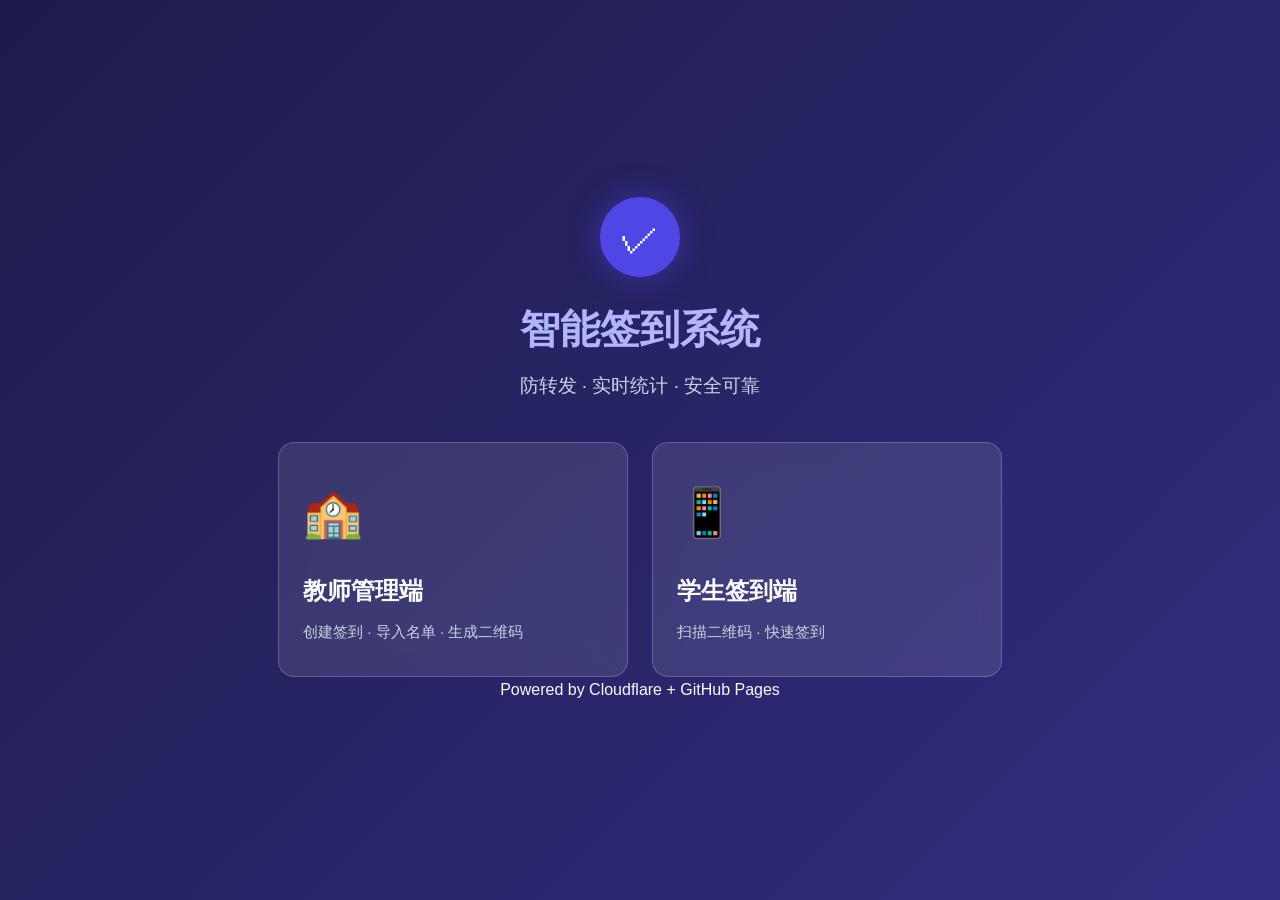
<file: index.html>
<!DOCTYPE html>
<html lang="zh-CN">
<head>
  <meta charset="UTF-8">
  <meta name="viewport" content="width=device-width, initial-scale=1.0">
  <title>智能签到系统</title>
  <link rel="stylesheet" href="css/style.css">
</head>
<body class="entry-page">
  <div class="entry-container">
    <div class="logo-area">
      <div class="logo-icon">✓</div>
      <h1>智能签到系统</h1>
      <p class="subtitle">防转发 · 实时统计 · 安全可靠</p>
    </div>
    <div class="role-cards">
      <a href="admin.html" class="role-card admin-card">
        <div class="card-icon">🏫</div>
        <div class="card-title">教师管理端</div>
        <div class="card-desc">创建签到 · 导入名单 · 生成二维码</div>
        <div class="card-arrow">→</div>
      </a>
      <a href="checkin.html" class="role-card student-card">
        <div class="card-icon">📱</div>
        <div class="card-title">学生签到端</div>
        <div class="card-desc">扫描二维码 · 快速签到</div>
        <div class="card-arrow">→</div>
      </a>
    </div>
    <div class="footer-text">
      Powered by Cloudflare + GitHub Pages
    </div>
  </div>
</body>
</html>
</file>
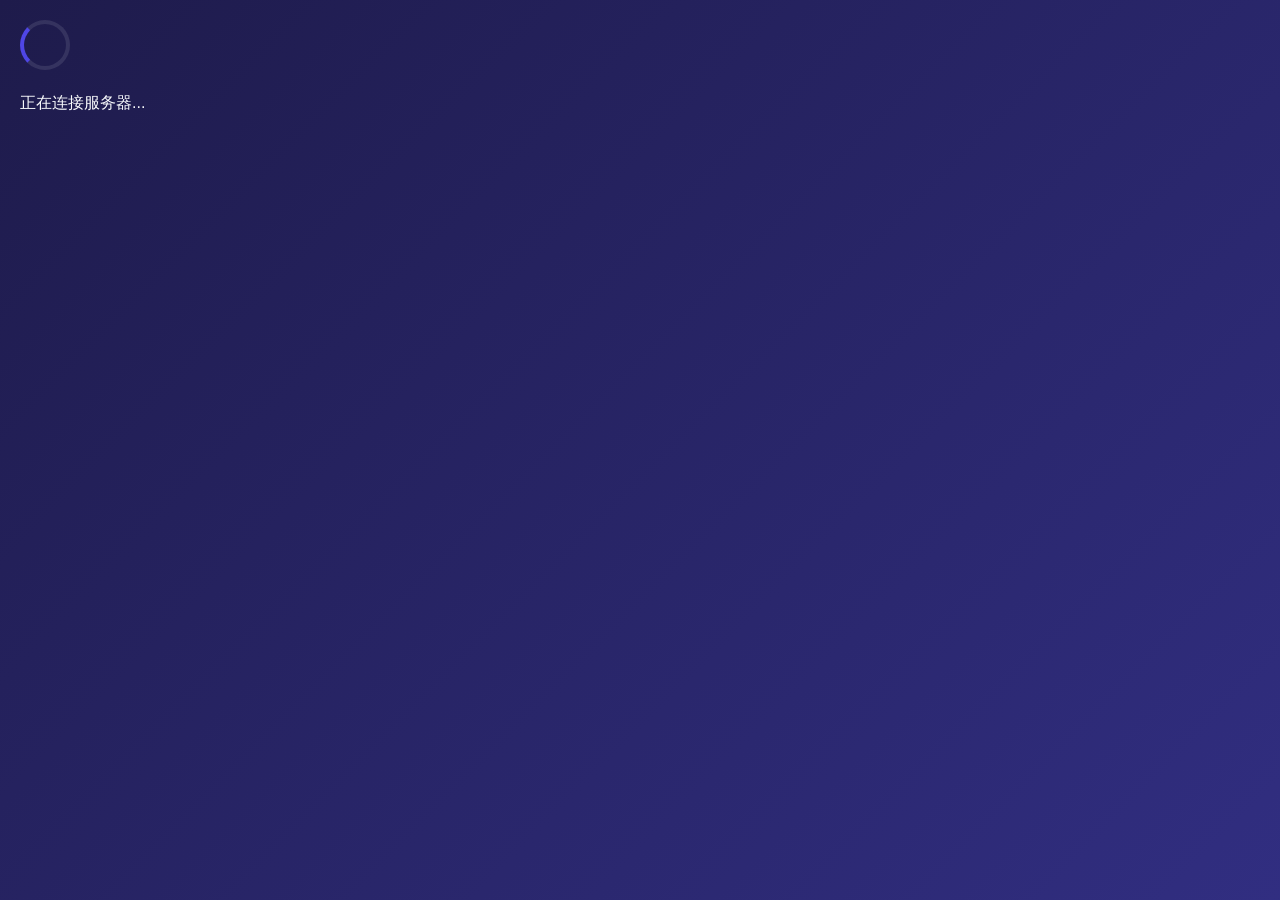
<file: checkin.html>
<!DOCTYPE html>
<html lang="zh-CN">
<head>
  <meta charset="UTF-8">
  <meta name="viewport" content="width=device-width, initial-scale=1.0, maximum-scale=1.0, user-scalable=no">
  <title>学生签到 - 智能签到系统</title>
  <link rel="stylesheet" href="css/style.css">
  <script type="module" src="js/api-config.js?v=2"></script>
  <script type="module" src="js/checkin.js?v=2"></script>
  <!-- 网络状态监测脚本（非模块，立即执行） -->
  <script>
    // 网络检测 - 在页面加载时就开始监控
    window.addEventListener('offline', function() {
      var el = document.getElementById('networkWarning');
      if (el) el.classList.remove('hidden');
    });
    window.addEventListener('online', function() {
      var el = document.getElementById('networkWarning');
      if (el) el.classList.add('hidden');
    });
    // 超时检测：如果 20 秒后还在加载状态，显示网络提示
    setTimeout(function() {
      var loading = document.getElementById('loadingState');
      if (loading && loading.classList.contains('active')) {
        var hint = document.getElementById('loadingHint');
        if (hint) hint.classList.remove('hidden');
      }
    }, 15000);
  </script>
</head>
<body class="checkin-page">
  <!-- 网络断开警告 -->
  <div id="networkWarning" class="network-warning hidden">
    📶 网络连接已断开，请检查移动数据或WiFi
  </div>

  <!-- Loading State -->
  <div id="loadingState" class="checkin-screen active">
    <div class="loading-spinner"></div>
    <p class="loading-text">正在连接服务器...</p>
    <div id="loadingHint" class="loading-hint hidden">
      <p>⏳ 加载时间较长，请尝试：</p>
      <ul>
        <li>使用手机自带浏览器打开（勿用微信内置浏览器）</li>
        <li>切换到移动数据网络或WiFi重试</li>
        <li>关闭当前页面，重新扫描二维码</li>
        <li>扫码后选择"在浏览器中打开"</li>
      </ul>
    </div>
  </div>

  <!-- Error State -->
  <div id="errorState" class="checkin-screen">
    <div class="result-icon error-icon">✗</div>
    <h2 id="errorTitle">签到失败</h2>
    <p id="errorMsg" class="result-msg"></p>
    <div class="expired-hint hidden" id="expiredHint">
      <div class="expired-icon">⏰</div>
      <p>此二维码已过期</p>
      <p class="hint-small">请扫描教师屏幕上的最新二维码</p>
    </div>
    <button class="btn btn-outline retry-btn" onclick="location.reload()" style="margin-top: 20px;">
      🔄 重新尝试
    </button>
  </div>

  <!-- Form State -->
  <div id="formState" class="checkin-screen">
    <div class="checkin-header">
      <div class="checkin-logo">✓</div>
      <h1>课堂签到</h1>
      <div class="session-info" id="sessionInfo"></div>
    </div>

    <div class="checkin-card">
      <div class="security-badge">
        <span class="security-icon">🔒</span>
        <span>安全验证通过</span>
        <div class="token-timer">
          <div class="timer-bar" id="timerBar"></div>
        </div>
      </div>

      <div class="form-group">
        <label for="studentId">学号</label>
        <input
          type="text"
          id="studentId"
          class="checkin-input"
          placeholder="请输入您的学号"
          maxlength="20"
          autocomplete="off"
          autocorrect="off"
          autocapitalize="none"
          spellcheck="false"
          inputmode="numeric"
        >
      </div>

      <div class="form-group">
        <label for="studentName">姓名</label>
        <input
          type="text"
          id="studentName"
          class="checkin-input"
          placeholder="请输入您的姓名"
          maxlength="20"
          autocomplete="off"
        >
      </div>

      <button class="btn btn-primary btn-checkin" id="submitBtn" onclick="submitCheckin()">
        <span class="btn-icon">✓</span>
        确认签到
      </button>

      <div id="formError" class="form-error hidden"></div>
    </div>

    <div class="checkin-footer">
      <div class="anti-cheat-notice">
        <p>⚠️ 本系统记录设备信息及 IP 地址</p>
        <p>代替他人签到将承担相应责任</p>
      </div>
    </div>
  </div>

  <!-- Success State -->
  <div id="successState" class="checkin-screen">
    <div class="success-animation">
      <div class="success-circle">
        <div class="result-icon success-icon">✓</div>
      </div>
      <div class="success-ripple"></div>
    </div>
    <h2>签到成功！</h2>
    <div class="success-info">
      <p id="successName" class="success-name"></p>
      <p id="successTime" class="success-time"></p>
      <p id="successSession" class="success-session"></p>
    </div>
    <div class="success-note">您已成功签到，请关闭此页面</div>
  </div>

  <!-- Already Checked In State -->
  <div id="alreadyState" class="checkin-screen">
    <div class="result-icon warn-icon">!</div>
    <h2>已签到</h2>
    <p id="alreadyMsg" class="result-msg"></p>
    <div class="already-info">
      <p>您已在此次签到中完成签到</p>
      <p>如有疑问请联系老师</p>
    </div>
  </div>
</body>
</html>
</file>
<file: css/style.css>
:root {
  --primary-color: #4f46e5;
  --primary-hover: #4338ca;
  --success-color: #10b981;
  --danger-color: #ef4444;
  --warn-color: #f59e0b;
  --bg-gradient: linear-gradient(135deg, #1e1b4b 0%, #312e81 100%);
  --card-bg: rgba(255, 255, 255, 0.1);
  --card-border: rgba(255, 255, 255, 0.2);
  --text-main: #f8fafc;
  --text-muted: #cbd5e1;
  --border-radius: 16px;
  --transition: all 0.3s ease;
}

* {
  box-sizing: border-box;
  margin: 0;
  padding: 0;
  font-family: 'Inter', -apple-system, BlinkMacSystemFont, "Segoe UI", Roboto, Helvetica, Arial, sans-serif;
}

body {
  background: var(--bg-gradient);
  color: var(--text-main);
  min-height: 100vh;
  line-height: 1.6;
  overflow-x: hidden;
}

/* Glassmorphism utilities */
.glass-card {
  background: var(--card-bg);
  backdrop-filter: blur(12px);
  -webkit-backdrop-filter: blur(12px);
  border: 1px solid var(--card-border);
  border-radius: var(--border-radius);
  padding: 24px;
  box-shadow: 0 8px 32px 0 rgba(0, 0, 0, 0.2);
}

/* Entry Page */
.entry-page {
  display: flex;
  align-items: center;
  justify-content: center;
  padding: 20px;
}

.entry-container {
  max-width: 800px;
  width: 100%;
  text-align: center;
}

.logo-area {
  margin-bottom: 40px;
  animation: fadeInDown 0.8s ease-out;
}

.logo-icon {
  width: 80px;
  height: 80px;
  background: var(--primary-color);
  border-radius: 50%;
  display: flex;
  align-items: center;
  justify-content: center;
  font-size: 40px;
  margin: 0 auto 20px;
  box-shadow: 0 0 30px rgba(79, 70, 229, 0.5);
}

.logo-area h1 {
  font-size: 2.5rem;
  font-weight: 700;
  margin-bottom: 10px;
  background: linear-gradient(to right, #a5b4fc, #c4b5fd);
  -webkit-background-clip: text;
  -webkit-text-fill-color: transparent;
}

.subtitle {
  color: var(--text-muted);
  font-size: 1.2rem;
}

.role-cards {
  display: flex;
  gap: 24px;
  justify-content: center;
  flex-wrap: wrap;
  animation: fadeInUp 0.8s ease-out 0.2s both;
}

.role-card {
  flex: 1;
  min-width: 280px;
  max-width: 350px;
  background: var(--card-bg);
  backdrop-filter: blur(12px);
  border: 1px solid var(--card-border);
  border-radius: var(--border-radius);
  padding: 32px 24px;
  text-decoration: none;
  color: var(--text-main);
  transition: var(--transition);
  position: relative;
  overflow: hidden;
  text-align: left;
}

.role-card:hover {
  transform: translateY(-10px);
  background: rgba(255, 255, 255, 0.15);
  box-shadow: 0 15px 30px rgba(0,0,0,0.3);
  border-color: rgba(255, 255, 255, 0.3);
}

.admin-card:hover { border-bottom: 4px solid var(--primary-color); }
.student-card:hover { border-bottom: 4px solid var(--success-color); }

.card-icon {
  font-size: 48px;
  margin-bottom: 20px;
}

.card-title {
  font-size: 1.5rem;
  font-weight: 600;
  margin-bottom: 10px;
}

.card-desc {
  color: var(--text-muted);
  font-size: 0.95rem;
}

.card-arrow {
  position: absolute;
  bottom: 32px;
  right: 24px;
  font-size: 24px;
  opacity: 0;
  transform: translateX(-10px);
  transition: var(--transition);
}

.role-card:hover .card-arrow {
  opacity: 1;
  transform: translateX(0);
}

.entry-footer {
  margin-top: 50px;
  color: rgba(255,255,255,0.4);
  font-size: 0.9rem;
  animation: fadeIn 1s ease-out 0.5s both;
}

/* Buttons & Forms */
.btn {
  padding: 12px 24px;
  border-radius: 8px;
  border: none;
  font-weight: 600;
  font-size: 1rem;
  cursor: pointer;
  transition: var(--transition);
  display: inline-flex;
  align-items: center;
  justify-content: center;
  gap: 8px;
}

.btn-primary {
  background: var(--primary-color);
  color: white;
}
.btn-primary:hover { background: var(--primary-hover); box-shadow: 0 0 15px rgba(79, 70, 229, 0.5); }

.btn-success { background: var(--success-color); color: white; }
.btn-success:hover { background: #059669; box-shadow: 0 0 15px rgba(16, 185, 129, 0.5); }

.btn-danger { background: var(--danger-color); color: white; }
.btn-danger:hover { background: #dc2626; box-shadow: 0 0 15px rgba(239, 68, 68, 0.5); }

.btn-outline { background: transparent; border: 1px solid var(--card-border); color: var(--text-main); }
.btn-outline:hover { background: rgba(255,255,255,0.1); }

.btn-full { width: 100%; }
.btn-sm { padding: 8px 16px; font-size: 0.9rem; }

.form-group {
  margin-bottom: 20px;
  text-align: left;
}

.form-group label {
  display: block;
  margin-bottom: 8px;
  color: var(--text-muted);
  font-size: 0.95rem;
}

input[type="text"],
input[type="email"],
input[type="password"],
input[type="number"],
select {
  width: 100%;
  padding: 12px 16px;
  border-radius: 8px;
  border: 1px solid var(--card-border);
  background: rgba(0, 0, 0, 0.2);
  color: white;
  font-size: 1rem;
  transition: var(--transition);
}

input:focus, select:focus {
  outline: none;
  border-color: var(--primary-color);
  box-shadow: 0 0 0 2px rgba(79, 70, 229, 0.3);
  background: rgba(0, 0, 0, 0.3);
}

/* Animations */
@keyframes fadeInDown {
  from { opacity: 0; transform: translateY(-20px); }
  to { opacity: 1; transform: translateY(0); }
}
@keyframes fadeInUp {
  from { opacity: 0; transform: translateY(20px); }
  to { opacity: 1; transform: translateY(0); }
}
@keyframes fadeIn {
  from { opacity: 0; }
  to { opacity: 1; }
}

/* Overlay & Login */
.overlay {
  position: fixed;
  top: 0; left: 0; right: 0; bottom: 0;
  background: rgba(0,0,0,0.8);
  backdrop-filter: blur(5px);
  z-index: 1000;
  display: flex;
  align-items: center;
  justify-content: center;
  opacity: 0;
  pointer-events: none;
  transition: opacity 0.3s ease;
}
.overlay.active {
  opacity: 1;
  pointer-events: auto;
}

.login-card {
  width: 100%;
  max-width: 400px;
  text-align: center;
}

.login-logo { font-size: 48px; margin-bottom: 16px; }
.login-subtitle { color: var(--text-muted); margin-bottom: 24px; }
.error-msg { color: #fca5a5; background: rgba(239, 68, 68, 0.2); padding: 10px; border-radius: 8px; margin-top: 16px; font-size: 0.9rem;}
.login-hint { margin-top: 20px; font-size: 0.85rem; color: var(--text-muted); }

/* Admin Layout */
.admin-layout {
  display: flex;
  height: 100vh;
}
.admin-layout.hidden, .hidden { display: none !important; }

.sidebar {
  width: 260px;
  background: rgba(15, 23, 42, 0.6);
  backdrop-filter: blur(20px);
  border-right: 1px solid var(--card-border);
  display: flex;
  flex-direction: column;
}

.sidebar-logo {
  padding: 24px;
  display: flex;
  align-items: center;
  gap: 12px;
  font-size: 1.25rem;
  font-weight: 700;
  border-bottom: 1px solid var(--card-border);
}

.logo-mark {
  background: var(--primary-color);
  width: 32px; height: 32px;
  border-radius: 8px;
  display: flex; align-items: center; justify-content: center;
}

.nav-menu {
  list-style: none;
  padding: 24px 12px;
  flex: 1;
}

.nav-item {
  padding: 12px 16px;
  margin-bottom: 8px;
  border-radius: 8px;
  cursor: pointer;
  display: flex;
  align-items: center;
  gap: 12px;
  color: var(--text-muted);
  transition: var(--transition);
}

.nav-item:hover { background: rgba(255,255,255,0.05); color: white; }
.nav-item.active { background: var(--primary-color); color: white; box-shadow: 0 4px 12px rgba(79, 70, 229, 0.3); }

.sidebar-footer {
  padding: 24px;
  border-top: 1px solid var(--card-border);
}

.btn-logout {
  width: 100%;
  padding: 10px;
  background: transparent;
  border: 1px solid rgba(255,255,255,0.2);
  color: #fca5a5;
  border-radius: 8px;
  cursor: pointer;
  transition: var(--transition);
}
.btn-logout:hover { background: rgba(239, 68, 68, 0.2); }

.main-content {
  flex: 1;
  display: flex;
  flex-direction: column;
  overflow: hidden;
}

.content-header {
  padding: 24px 40px;
  display: flex;
  justify-content: space-between;
  align-items: center;
  border-bottom: 1px solid var(--card-border);
  background: rgba(0,0,0,0.1);
}

.header-left { display: flex; align-items: center; gap: 16px; }
.status-badge {
  padding: 4px 12px;
  border-radius: 20px;
  font-size: 0.85rem;
  font-weight: 600;
}
.status-badge.inactive { background: rgba(255,255,255,0.1); color: var(--text-muted); }
.status-badge.active { background: rgba(16, 185, 129, 0.2); color: #34d399; animation: pulse 2s infinite; }

@keyframes pulse {
  0% { box-shadow: 0 0 0 0 rgba(52, 211, 153, 0.4); }
  70% { box-shadow: 0 0 0 10px rgba(52, 211, 153, 0); }
  100% { box-shadow: 0 0 0 0 rgba(52, 211, 153, 0); }
}

.tab-content {
  flex: 1;
  padding: 32px 40px;
  overflow-y: auto;
  display: none;
}
.tab-content.active { display: block; animation: fadeIn 0.4s ease; }

/* Dashboard Grid */
.section-grid {
  display: grid;
  grid-template-columns: 1fr 1fr;
  gap: 24px;
  margin-bottom: 24px;
}

.card-title-sm {
  font-size: 1.1rem;
  font-weight: 600;
  margin-bottom: 20px;
  display: flex;
  align-items: center;
  gap: 8px;
}

/* QR Code Section */
.qr-card { text-align: center; display: flex; flex-direction: column; }
.qr-placeholder {
  flex: 1; display: flex; flex-direction: column; align-items: center; justify-content: center;
  color: var(--text-muted); border: 2px dashed var(--card-border); border-radius: 12px;
  min-height: 250px;
}
.qr-placeholder-icon { font-size: 48px; margin-bottom: 16px; opacity: 0.5; }

.qr-container { padding: 20px 0; }
#qrcode { background: white; padding: 16px; border-radius: 12px; display: inline-block; margin-bottom: 20px; }
.qr-info { background: rgba(0,0,0,0.2); border-radius: 8px; padding: 16px; }
.qr-countdown { font-size: 1.2rem; margin-bottom: 8px; }
.countdown-num { font-size: 1.5rem; font-weight: bold; color: var(--warn-color); padding: 0 8px; }
.qr-warning { font-size: 0.85rem; color: #fca5a5; }

/* Stats Strip */
.stats-strip {
  display: flex;
  justify-content: space-between;
  align-items: center;
  margin-bottom: 24px;
  padding: 20px 40px;
}
.stat-item { text-align: center; flex: 1; }
.stat-num { font-size: 2.5rem; font-weight: 700; margin-bottom: 4px; }
.stat-label { color: var(--text-muted); font-size: 0.9rem; }
.stat-divider { width: 1px; height: 50px; background: var(--card-border); }
.stat-item.present .stat-num { color: #34d399; }
.stat-item.absent .stat-num { color: #f87171; }

/* Feed */
.feed-header { display: flex; justify-content: space-between; align-items: center; margin-bottom: 16px; }
.checkin-feed { max-height: 300px; overflow-y: auto; border-radius: 8px; background: rgba(0,0,0,0.1); }
.feed-empty { padding: 40px; text-align: center; color: var(--text-muted); }
.feed-item {
  display: flex; justify-content: space-between; padding: 12px 16px;
  border-bottom: 1px solid var(--card-border); animation: fadeInDown 0.3s ease;
}
.feed-item:last-child { border-bottom: none; }
.feed-item-info { display: flex; align-items: center; gap: 12px; }
.feed-item-avatar { width: 32px; height: 32px; border-radius: 50%; background: var(--primary-color); display: flex; align-items: center; justify-content: center; font-size: 0.85rem; font-weight: bold;}
.feed-item-time { color: var(--text-muted); font-size: 0.85rem; }

/* Upload Area */
.upload-area {
  border: 2px dashed rgba(255,255,255,0.3); border-radius: 12px; padding: 40px 20px;
  text-align: center; cursor: pointer; transition: var(--transition); background: rgba(0,0,0,0.1);
  margin-bottom: 20px;
}
.upload-area:hover { border-color: var(--primary-color); background: rgba(79, 70, 229, 0.1); }
.upload-icon { font-size: 48px; margin-bottom: 16px; }
.upload-text { font-size: 1.1rem; margin-bottom: 8px; }
.upload-hint { color: var(--text-muted); font-size: 0.9rem; }

.table-wrap { overflow-x: auto; max-height: 400px; overflow-y: auto; }
.data-table { width: 100%; border-collapse: collapse; }
.data-table th, .data-table td { padding: 12px 16px; text-align: left; border-bottom: 1px solid var(--card-border); }
.data-table th { background: rgba(0,0,0,0.2); position: sticky; top: 0; z-index: 10; backdrop-filter: blur(10px); }

/* Checkin Mobile Page */
.checkin-page { padding: 0; overflow-y: auto; }
.checkin-screen {
  min-height: 100vh; display: flex; flex-direction: column;
  padding: 20px; position: absolute; top: 0; left: 0; width: 100%;
  opacity: 0; pointer-events: none; transition: opacity 0.4s ease;
}
.checkin-screen.active { opacity: 1; pointer-events: auto; position: relative; }

.checkin-header { text-align: center; margin: 40px 0 30px; }
.checkin-logo { width: 60px; height: 60px; background: var(--primary-color); border-radius: 50%; display: inline-flex; align-items: center; justify-content: center; font-size: 30px; margin-bottom: 16px; box-shadow: 0 0 20px rgba(79, 70, 229, 0.4); }
.session-info { color: var(--text-muted); margin-top: 8px; font-size: 0.9rem; }

.checkin-card {
  background: var(--card-bg); backdrop-filter: blur(12px); border: 1px solid var(--card-border);
  border-radius: 20px; padding: 30px 24px; max-width: 400px; width: 100%; margin: 0 auto;
  box-shadow: 0 10px 40px rgba(0,0,0,0.2);
}

.security-badge {
  background: rgba(16, 185, 129, 0.1); border: 1px solid rgba(16, 185, 129, 0.3);
  color: #34d399; padding: 10px; border-radius: 8px; text-align: center; margin-bottom: 24px;
  font-size: 0.9rem; font-weight: 500;
}

.token-timer { height: 4px; background: rgba(255,255,255,0.1); border-radius: 2px; margin-top: 8px; overflow: hidden; }
.timer-bar { height: 100%; background: #34d399; width: 100%; transform-origin: left; transition: width 1s linear; }

.checkin-input { padding: 16px !important; font-size: 1.1rem !important; margin-bottom: 8px; }
.btn-checkin { padding: 16px !important; font-size: 1.1rem !important; width: 100%; margin-top: 10px; }

.checkin-footer { text-align: center; margin-top: auto; padding-top: 40px; color: var(--text-muted); font-size: 0.8rem; }
.form-error { color: #fca5a5; background: rgba(239, 68, 68, 0.2); padding: 12px; border-radius: 8px; margin-top: 16px; text-align: center; font-size: 0.9rem;}

/* Status Screens */
#successState, #errorState, #alreadyState { justify-content: center; align-items: center; text-align: center; }
.result-icon { width: 80px; height: 80px; border-radius: 50%; display: flex; align-items: center; justify-content: center; font-size: 40px; margin-bottom: 24px; color: white; }
.success-icon { background: var(--success-color); box-shadow: 0 0 30px rgba(16, 185, 129, 0.4); }
.error-icon { background: var(--danger-color); box-shadow: 0 0 30px rgba(239, 68, 68, 0.4); }
.warn-icon { background: var(--warn-color); box-shadow: 0 0 30px rgba(245, 158, 11, 0.4); }

.success-animation { position: relative; margin-bottom: 30px; }
.success-ripple {
  position: absolute; top: 0; left: 0; width: 100%; height: 100%; border-radius: 50%;
  border: 2px solid var(--success-color); animation: ripple 2s infinite ease-out; z-index: -1;
}
@keyframes ripple {
  0% { transform: scale(1); opacity: 1; }
  100% { transform: scale(1.5); opacity: 0; }
}

.success-info { background: rgba(0,0,0,0.2); padding: 20px; border-radius: 12px; margin: 20px 0; width: 100%; max-width: 300px; }
.success-name { font-size: 1.2rem; font-weight: bold; margin-bottom: 8px; }
.success-time { color: #34d399; margin-bottom: 8px; }
.success-session { color: var(--text-muted); font-size: 0.9rem; }
.success-note { color: var(--text-muted); }

.loading-spinner {
  width: 50px; height: 50px; border: 4px solid rgba(255,255,255,0.1);
  border-left-color: var(--primary-color); border-radius: 50%;
  animation: spin 1s linear infinite; margin-bottom: 20px;
}
@keyframes spin { 100% { transform: rotate(360deg); } }

/* Toast */
.toast {
  position: fixed; bottom: 20px; left: 50%; transform: translateX(-50%) translateY(100px);
  background: rgba(15, 23, 42, 0.9); backdrop-filter: blur(10px); border: 1px solid var(--card-border);
  color: white; padding: 12px 24px; border-radius: 30px; z-index: 2000;
  transition: transform 0.3s cubic-bezier(0.175, 0.885, 0.32, 1.275), opacity 0.3s;
  opacity: 0; font-size: 0.95rem; box-shadow: 0 10px 25px rgba(0,0,0,0.3);
}
.toast.show { transform: translateX(-50%) translateY(0); opacity: 1; }

/* Network Warning Banner */
.network-warning {
  position: fixed;
  top: 0;
  left: 0;
  right: 0;
  background: rgba(239, 68, 68, 0.95);
  color: white;
  text-align: center;
  padding: 12px;
  font-size: 0.9rem;
  font-weight: 600;
  z-index: 3000;
  animation: slideDown 0.3s ease;
}
.network-warning.hidden { display: none; }
@keyframes slideDown {
  from { transform: translateY(-100%); }
  to { transform: translateY(0); }
}

/* Loading Hints for Slow Networks */
.loading-hint {
  margin-top: 30px;
  background: rgba(245, 158, 11, 0.15);
  border: 1px solid rgba(245, 158, 11, 0.3);
  border-radius: 12px;
  padding: 20px;
  max-width: 320px;
  text-align: left;
  animation: fadeIn 0.5s ease;
}
.loading-hint p {
  font-weight: 600;
  margin-bottom: 10px;
  color: #fcd34d;
}
.loading-hint ul {
  list-style: none;
  padding: 0;
}
.loading-hint ul li {
  padding: 6px 0;
  color: var(--text-muted);
  font-size: 0.9rem;
}
.loading-hint ul li::before {
  content: "• ";
  color: #fcd34d;
}

/* Retry Button */
.retry-btn {
  margin-top: 20px;
  padding: 12px 32px !important;
}

/* Responsive improvements for mobile */
@media (max-width: 480px) {
  .checkin-card { padding: 24px 18px; }
  .checkin-input { padding: 14px 12px !important; font-size: 1rem !important; }
  .btn-checkin { padding: 14px !important; font-size: 1rem !important; }
  .checkin-header h1 { font-size: 1.5rem; }
}
</file>
